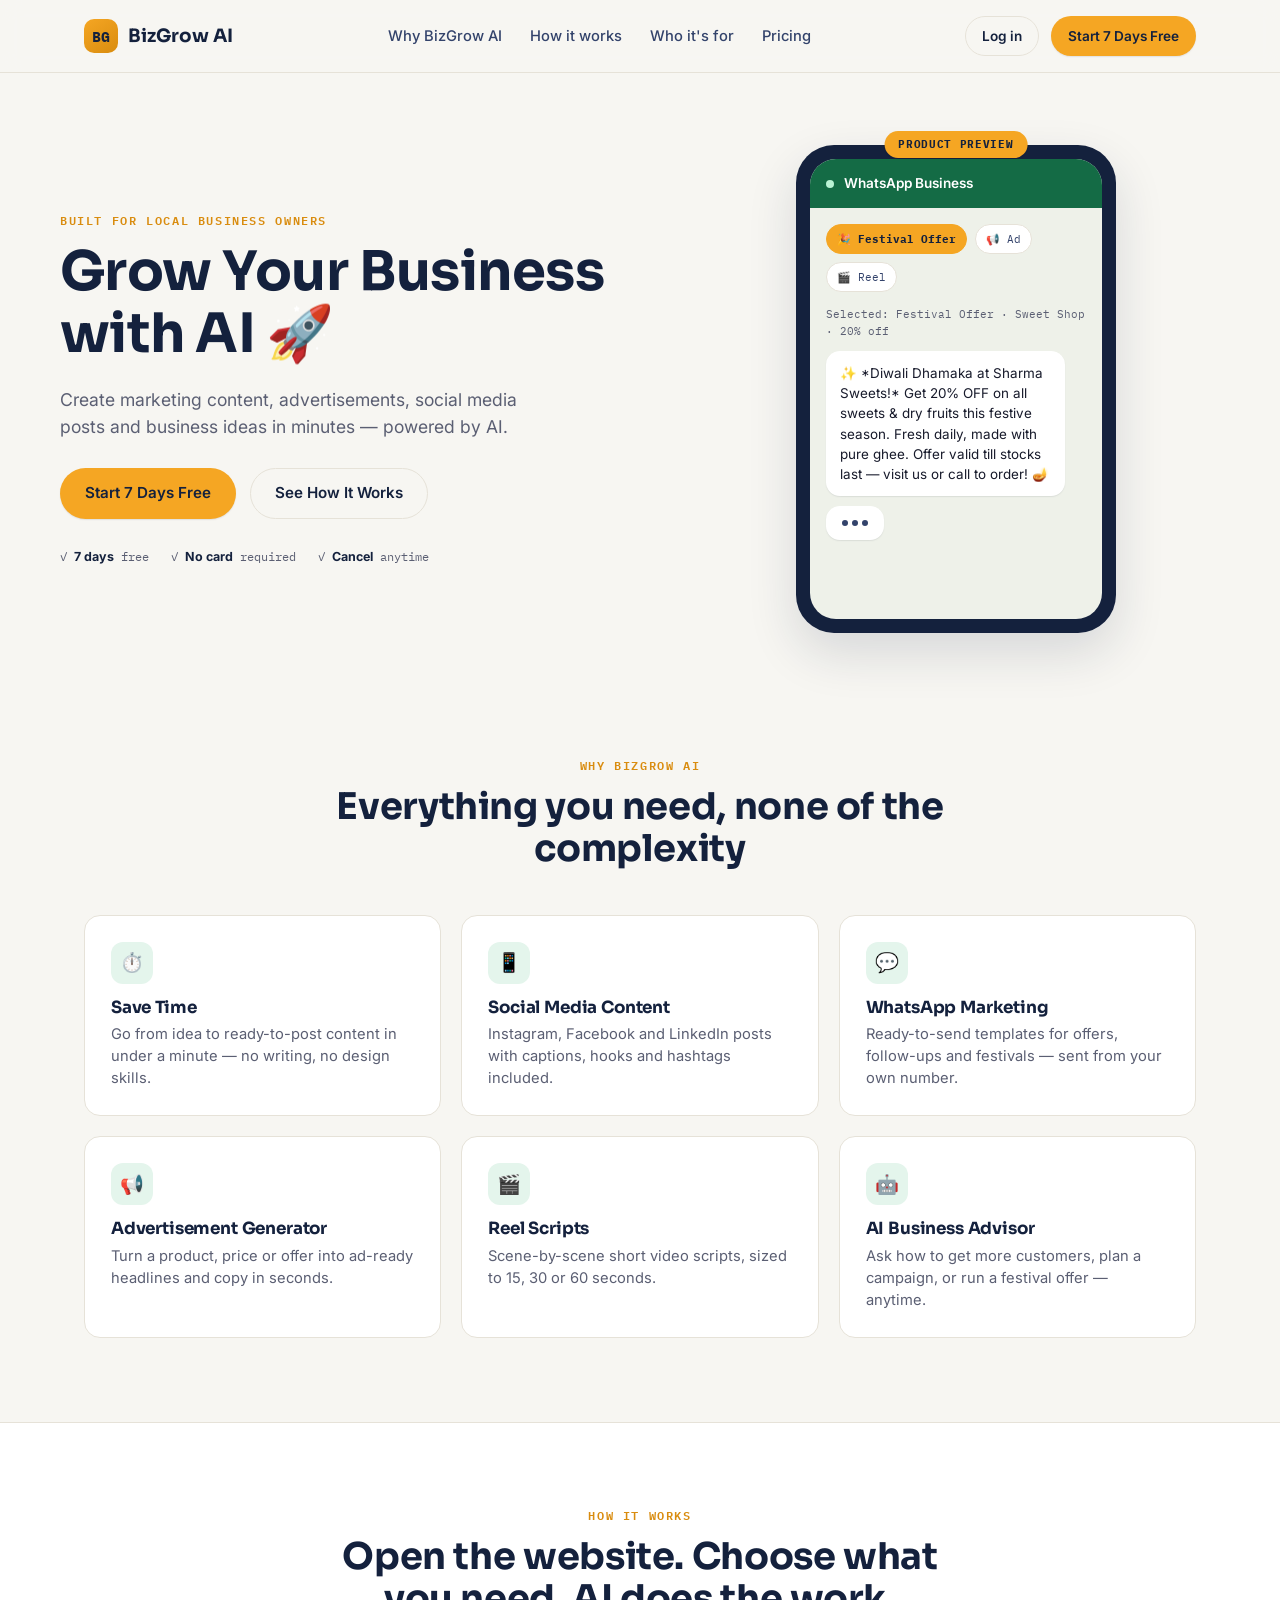
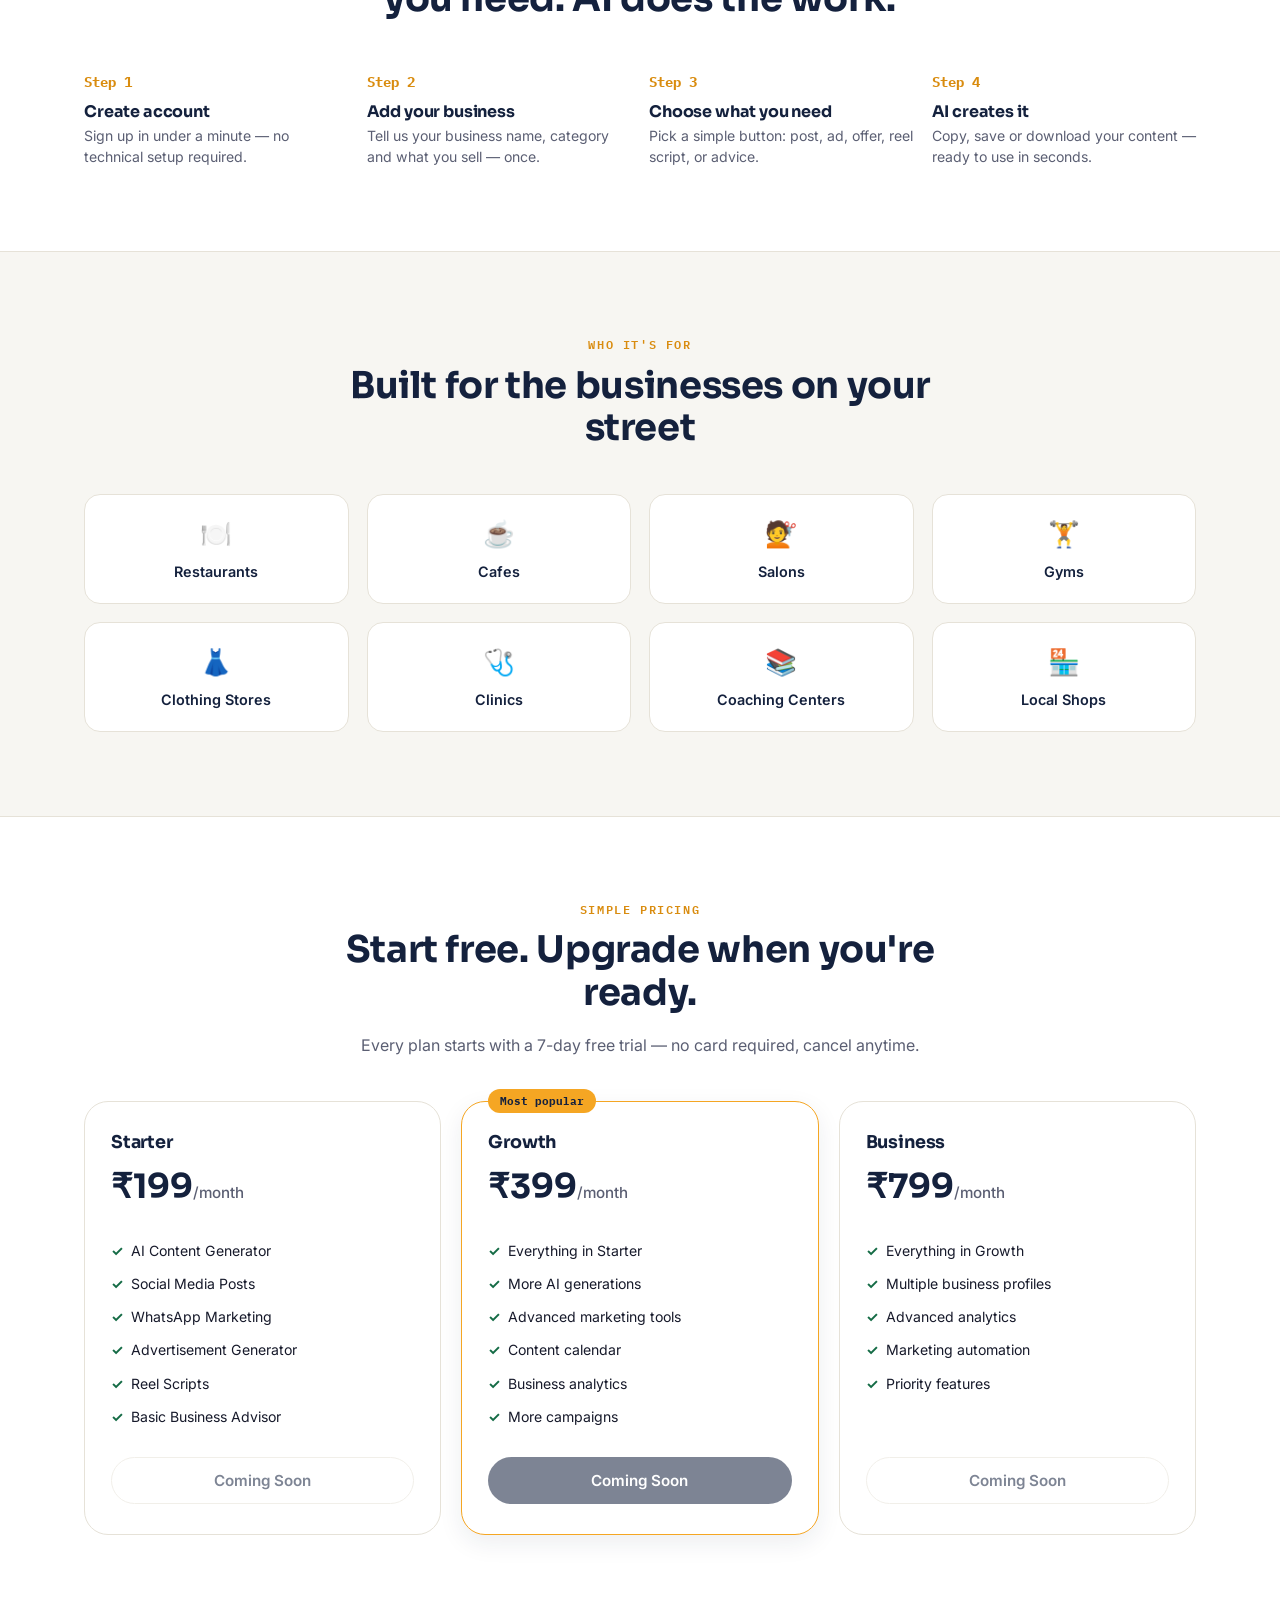
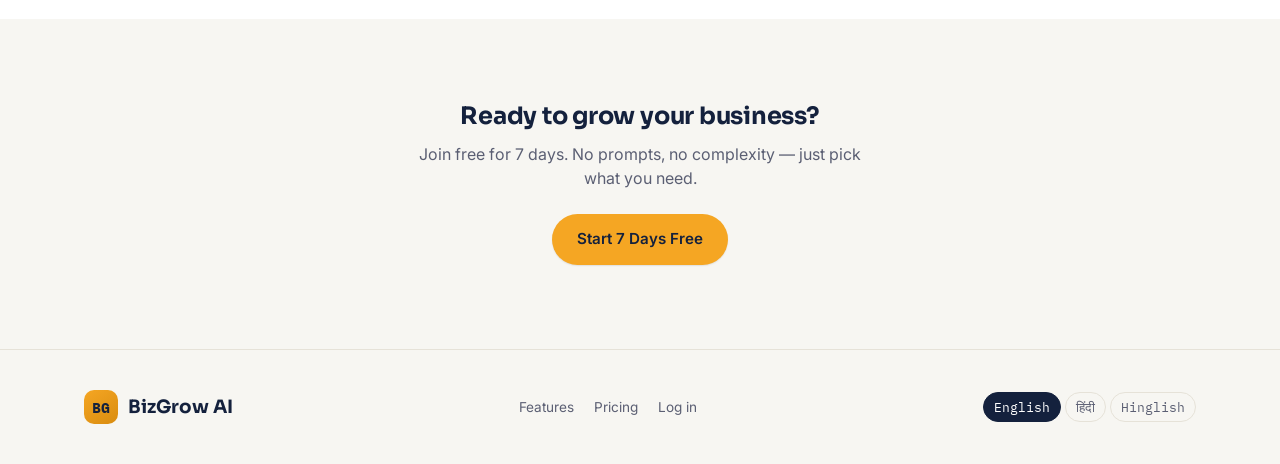
<file: index.html>
<!DOCTYPE html>
<html lang="en">
<head>
<meta charset="UTF-8" />
<meta name="viewport" content="width=device-width, initial-scale=1.0" />
<title>BizGrow AI — Grow Your Business with AI</title>
<meta name="description" content="Create marketing content, advertisements, social posts and business ideas in minutes — powered by AI. Built for restaurants, salons, gyms, shops and local businesses." />
<link rel="preconnect" href="https://fonts.googleapis.com">
<link href="https://fonts.googleapis.com/css2?family=Sora:wght@400;600;700;800&family=Inter:wght@400;500;600;700&family=IBM+Plex+Mono:wght@500;600&display=swap" rel="stylesheet">
<link rel="stylesheet" href="/css/style.css" />
</head>
<body>

<nav class="nav">
  <div class="nav-inner">
    <a href="/index.html" class="brand"><span class="brand-mark">BG</span> BizGrow AI</a>
    <div class="nav-links">
      <a href="#features">Why BizGrow AI</a>
      <a href="#how">How it works</a>
      <a href="#businesses">Who it's for</a>
      <a href="#pricing">Pricing</a>
    </div>
    <div class="nav-cta">
      <a href="/login.html" class="btn btn-ghost btn-sm">Log in</a>
      <a href="/signup.html" class="btn btn-primary btn-sm">Start 7 Days Free</a>
    </div>
    <button class="nav-toggle" id="navToggle" aria-label="Open menu" aria-expanded="false" aria-controls="mobileMenu"><span></span><span></span><span></span></button>
  </div>
  <div class="mobile-menu" id="mobileMenu">
    <a href="#features">Why BizGrow AI</a>
    <a href="#how">How It Works</a>
    <a href="#businesses">Who It's For</a>
    <a href="#pricing">Pricing</a>
    <hr>
    <a href="/login.html" class="btn btn-ghost btn-block">Log in</a>
    <a href="/signup.html" class="btn btn-primary btn-block">Start 7 Days Free</a>
  </div>
</nav>

<header class="hero container">
  <div>
    <p class="eyebrow">Built for local business owners</p>
    <h1>Grow Your Business with AI 🚀</h1>
    <p class="lede">Create marketing content, advertisements, social media posts and business ideas in minutes — powered by AI.</p>
    <div class="hero-actions">
      <a href="/signup.html" class="btn btn-primary">Start 7 Days Free</a>
      <a href="#how" class="btn btn-ghost">See How It Works</a>
    </div>
    <div class="hero-trust">
      <span>✓ <strong>7 days</strong> free</span>
      <span>✓ <strong>No card</strong> required</span>
      <span>✓ <strong>Cancel</strong> anytime</span>
    </div>
  </div>

  <div class="phone-mock" aria-hidden="true">
    <span class="preview-badge">Product preview</span>
    <div class="phone-screen">
      <div class="phone-bar"><span class="dot"></span> WhatsApp Business</div>
      <div class="phone-body">
        <div class="chip-row">
          <span class="tap-chip active">🎉 Festival Offer</span>
          <span class="tap-chip">📢 Ad</span>
          <span class="tap-chip">🎬 Reel</span>
        </div>
        <p class="preview-caption">Selected: Festival Offer · Sweet Shop · 20% off</p>
        <div class="bubble">✨ *Diwali Dhamaka at Sharma Sweets!* Get 20% OFF on all sweets &amp; dry fruits this festive season. Fresh daily, made with pure ghee. Offer valid till stocks last — visit us or call to order! 🪔</div>
        <div class="bubble typing"><span></span><span></span><span></span></div>
      </div>
    </div>
  </div>
</header>

<section class="section" id="features">
  <div class="container">
    <div class="section-head">
      <p class="eyebrow">Why BizGrow AI</p>
      <h2>Everything you need, none of the complexity</h2>
    </div>
    <div class="grid-3">
      <div class="card feature-card">
        <div class="icon">⏱️</div>
        <h3>Save Time</h3>
        <p>Go from idea to ready-to-post content in under a minute — no writing, no design skills.</p>
      </div>
      <div class="card feature-card">
        <div class="icon">📱</div>
        <h3>Social Media Content</h3>
        <p>Instagram, Facebook and LinkedIn posts with captions, hooks and hashtags included.</p>
      </div>
      <div class="card feature-card">
        <div class="icon">💬</div>
        <h3>WhatsApp Marketing</h3>
        <p>Ready-to-send templates for offers, follow-ups and festivals — sent from your own number.</p>
      </div>
      <div class="card feature-card">
        <div class="icon">📢</div>
        <h3>Advertisement Generator</h3>
        <p>Turn a product, price or offer into ad-ready headlines and copy in seconds.</p>
      </div>
      <div class="card feature-card">
        <div class="icon">🎬</div>
        <h3>Reel Scripts</h3>
        <p>Scene-by-scene short video scripts, sized to 15, 30 or 60 seconds.</p>
      </div>
      <div class="card feature-card">
        <div class="icon">🤖</div>
        <h3>AI Business Advisor</h3>
        <p>Ask how to get more customers, plan a campaign, or run a festival offer — anytime.</p>
      </div>
    </div>
  </div>
</section>

<section class="section" id="how" style="background:var(--paper-2); border-top:1px solid var(--line); border-bottom:1px solid var(--line);">
  <div class="container">
    <div class="section-head">
      <p class="eyebrow">How it works</p>
      <h2>Open the website. Choose what you need. AI does the work.</h2>
    </div>
    <div class="steps">
      <div class="step-card">
        <div class="step-num">Step 1</div>
        <h3>Create account</h3>
        <p>Sign up in under a minute — no technical setup required.</p>
      </div>
      <div class="step-card">
        <div class="step-num">Step 2</div>
        <h3>Add your business</h3>
        <p>Tell us your business name, category and what you sell — once.</p>
      </div>
      <div class="step-card">
        <div class="step-num">Step 3</div>
        <h3>Choose what you need</h3>
        <p>Pick a simple button: post, ad, offer, reel script, or advice.</p>
      </div>
      <div class="step-card">
        <div class="step-num">Step 4</div>
        <h3>AI creates it</h3>
        <p>Copy, save or download your content — ready to use in seconds.</p>
      </div>
    </div>
  </div>
</section>

<section class="section" id="businesses">
  <div class="container">
    <div class="section-head">
      <p class="eyebrow">Who it's for</p>
      <h2>Built for the businesses on your street</h2>
    </div>
    <div class="grid-4">
      <div class="biz-card"><span class="emoji">🍽️</span> Restaurants</div>
      <div class="biz-card"><span class="emoji">☕</span> Cafes</div>
      <div class="biz-card"><span class="emoji">💇</span> Salons</div>
      <div class="biz-card"><span class="emoji">🏋️</span> Gyms</div>
      <div class="biz-card"><span class="emoji">👗</span> Clothing Stores</div>
      <div class="biz-card"><span class="emoji">🩺</span> Clinics</div>
      <div class="biz-card"><span class="emoji">📚</span> Coaching Centers</div>
      <div class="biz-card"><span class="emoji">🏪</span> Local Shops</div>
    </div>
  </div>
</section>

<section class="section" id="pricing" style="background:var(--paper-2); border-top:1px solid var(--line);">
  <div class="container">
    <div class="section-head">
      <p class="eyebrow">Simple pricing</p>
      <h2>Start free. Upgrade when you're ready.</h2>
      <p>Every plan starts with a 7-day free trial — no card required, cancel anytime.</p>
    </div>
    <div class="pricing-grid">
      <div class="price-card">
        <h3>Starter</h3>
        <div class="price-amt">₹199<span>/month</span></div>
        <ul class="price-list">
          <li>AI Content Generator</li>
          <li>Social Media Posts</li>
          <li>WhatsApp Marketing</li>
          <li>Advertisement Generator</li>
          <li>Reel Scripts</li>
          <li>Basic Business Advisor</li>
        </ul>
        <button class="btn btn-ghost btn-block" disabled>Coming Soon</button>
      </div>
      <div class="price-card featured">
        <h3>Growth</h3>
        <div class="price-amt">₹399<span>/month</span></div>
        <ul class="price-list">
          <li>Everything in Starter</li>
          <li>More AI generations</li>
          <li>Advanced marketing tools</li>
          <li>Content calendar</li>
          <li>Business analytics</li>
          <li>More campaigns</li>
        </ul>
        <button class="btn btn-dark btn-block" disabled>Coming Soon</button>
      </div>
      <div class="price-card">
        <h3>Business</h3>
        <div class="price-amt">₹799<span>/month</span></div>
        <ul class="price-list">
          <li>Everything in Growth</li>
          <li>Multiple business profiles</li>
          <li>Advanced analytics</li>
          <li>Marketing automation</li>
          <li>Priority features</li>
        </ul>
        <button class="btn btn-ghost btn-block" disabled>Coming Soon</button>
      </div>
    </div>
  </div>
</section>

<section class="section">
  <div class="container" style="text-align:center;">
    <h2>Ready to grow your business?</h2>
    <p style="max-width:46ch; margin:0 auto 24px;">Join free for 7 days. No prompts, no complexity — just pick what you need.</p>
    <a href="/signup.html" class="btn btn-primary">Start 7 Days Free</a>
  </div>
</section>

<footer class="footer">
  <div class="container footer-inner">
    <div class="brand"><span class="brand-mark">BG</span> BizGrow AI</div>
    <div class="footer-links">
      <a href="#features">Features</a>
      <a href="#pricing">Pricing</a>
      <a href="/login.html">Log in</a>
    </div>
    <div class="lang-switch">
      <button class="active">English</button>
      <button>हिंदी</button>
      <button>Hinglish</button>
    </div>
  </div>
</footer>

<script src="/js/nav.js" defer></script>
</body>
</html>
</file>
<file: css/style.css>
/* =========================================================
   BizGrow AI — Design tokens & shared styles
   Palette: deep indigo ink + marigold (offer/festival energy)
   + growth green, on a warm neutral paper background.
   Type: Sora (display) / Inter (body) / IBM Plex Mono (data)
   ========================================================= */

:root {
  --ink: #14213d;
  --ink-2: #1c2c4f;
  --ink-soft: #33436b;
  --paper: #f7f6f2;
  --paper-2: #ffffff;
  --text: #171a2b;
  --text-muted: #5b5f73;
  --line: #e6e2d8;
  --line-soft: #efece3;

  --marigold: #f5a623;
  --marigold-dark: #d98c0f;
  --marigold-tint: #fdf1dc;

  --growth: #1c8c5a;
  --growth-dark: #146b45;
  --growth-tint: #e4f5ec;

  --danger: #cf4a4a;
  --danger-tint: #fbe9e9;

  --radius-sm: 10px;
  --radius-md: 16px;
  --radius-lg: 24px;

  --shadow-sm: 0 1px 2px rgba(20, 33, 61, 0.06), 0 1px 1px rgba(20, 33, 61, 0.04);
  --shadow-md: 0 8px 24px rgba(20, 33, 61, 0.08);
  --shadow-lg: 0 20px 50px rgba(20, 33, 61, 0.14);

  --font-display: "Sora", "Segoe UI", sans-serif;
  --font-body: "Inter", "Segoe UI", sans-serif;
  --font-mono: "IBM Plex Mono", ui-monospace, monospace;
}

* { box-sizing: border-box; }
html { scroll-behavior: smooth; }

body {
  margin: 0;
  font-family: var(--font-body);
  color: var(--text);
  background: var(--paper);
  -webkit-font-smoothing: antialiased;
  line-height: 1.5;
  overflow-x: hidden;
}

img { max-width: 100%; display: block; }
a { color: inherit; text-decoration: none; }
button { font-family: inherit; cursor: pointer; }

h1, h2, h3, h4 {
  font-family: var(--font-display);
  color: var(--ink);
  margin: 0 0 0.5em;
  line-height: 1.15;
  letter-spacing: -0.01em;
}

.eyebrow {
  font-family: var(--font-mono);
  font-size: 0.72rem;
  letter-spacing: 0.14em;
  text-transform: uppercase;
  color: var(--marigold-dark);
  font-weight: 600;
}

p { margin: 0 0 1em; color: var(--text-muted); }

.container {
  max-width: 1160px;
  margin: 0 auto;
  padding: 0 24px;
}

:focus-visible {
  outline: 2.5px solid var(--marigold-dark);
  outline-offset: 2px;
}

@media (prefers-reduced-motion: reduce) {
  * { animation-duration: 0.01ms !important; animation-iteration-count: 1 !important; transition-duration: 0.01ms !important; scroll-behavior: auto !important; }
}

/* ---------- Buttons ---------- */
.btn {
  display: inline-flex;
  align-items: center;
  justify-content: center;
  gap: 8px;
  padding: 13px 24px;
  border-radius: 999px;
  border: 1.5px solid transparent;
  font-weight: 600;
  font-size: 0.95rem;
  transition: transform 0.15s ease, box-shadow 0.15s ease, background 0.15s ease, border-color .15s ease;
  white-space: nowrap;
}
.btn:active { transform: translateY(1px); }
.btn-primary {
  background: var(--marigold);
  color: var(--ink);
  box-shadow: var(--shadow-sm);
}
.btn-primary:hover { background: var(--marigold-dark); box-shadow: var(--shadow-md); }
.btn-dark {
  background: var(--ink);
  color: #fff;
}
.btn-dark:hover { background: var(--ink-2); box-shadow: var(--shadow-md); }
.btn-ghost {
  background: transparent;
  border-color: var(--line);
  color: var(--ink);
}
.btn-ghost:hover { border-color: var(--ink-soft); background: var(--paper-2); }
.btn-block { width: 100%; }
.btn-sm { padding: 9px 16px; font-size: 0.85rem; }
.btn:disabled { opacity: 0.55; cursor: not-allowed; transform: none; }

/* ---------- Nav ---------- */
.nav {
  position: sticky;
  top: 0;
  z-index: 50;
  background: rgba(247, 246, 242, 0.85);
  backdrop-filter: blur(10px);
  border-bottom: 1px solid var(--line);
}
.nav-inner {
  display: flex;
  align-items: center;
  justify-content: space-between;
  padding: 16px 24px;
  max-width: 1160px;
  margin: 0 auto;
}
.brand {
  display: flex;
  align-items: center;
  gap: 10px;
  font-family: var(--font-display);
  font-weight: 700;
  font-size: 1.15rem;
  color: var(--ink);
}
.brand-mark {
  width: 34px; height: 34px;
  border-radius: 10px;
  background: linear-gradient(145deg, var(--marigold), var(--marigold-dark));
  display: flex; align-items: center; justify-content: center;
  color: var(--ink);
  font-weight: 800;
  font-family: var(--font-mono);
  font-size: 0.95rem;
}
.nav-links {
  display: flex;
  align-items: center;
  gap: 28px;
  font-size: 0.92rem;
  font-weight: 500;
  color: var(--ink-soft);
}
.nav-links a:hover { color: var(--ink); }
.nav-cta { display: flex; align-items: center; gap: 12px; }
.nav-toggle { display: none; background: none; border: none; padding: 6px; }
.nav-toggle span { display: block; width: 22px; height: 2px; background: var(--ink); margin: 5px 0; border-radius: 2px; }

@media (max-width: 860px) {
  .nav-links { display: none; }
  .nav-cta { display: none; }
  .nav-toggle { display: block; }
}

/* Mobile hamburger → animated X */
.nav-toggle span { transition: transform 0.2s ease, opacity 0.2s ease; }
.nav-toggle.open span:nth-child(1) { transform: translateY(7px) rotate(45deg); }
.nav-toggle.open span:nth-child(2) { opacity: 0; }
.nav-toggle.open span:nth-child(3) { transform: translateY(-7px) rotate(-45deg); }

.mobile-menu {
  display: none;
  flex-direction: column;
  gap: 4px;
  padding: 10px 24px 20px;
  border-bottom: 1px solid var(--line);
  background: var(--paper);
}
.mobile-menu.open { display: flex; }
.mobile-menu a:not(.btn) {
  padding: 12px 4px;
  font-size: 0.95rem;
  font-weight: 500;
  color: var(--ink-soft);
  border-bottom: 1px solid var(--line-soft);
}
.mobile-menu hr { border: none; border-top: 1px solid var(--line); margin: 10px 0; }
.mobile-menu .btn { margin-top: 8px; }
@media (min-width: 861px) {
  .mobile-menu { display: none !important; }
}

/* ---------- Hero ---------- */
.hero {
  padding: 72px 0 40px;
  display: grid;
  grid-template-columns: 1.05fr 0.95fr;
  gap: 48px;
  align-items: center;
}
@media (max-width: 900px) {
  .hero { grid-template-columns: 1fr; padding-top: 44px; }
}
.hero h1 {
  font-size: clamp(2.1rem, 4.4vw, 3.4rem);
  margin-bottom: 0.4em;
}
.hero .lede {
  font-size: 1.1rem;
  max-width: 46ch;
  margin-bottom: 1.6em;
}
.hero-actions { display: flex; gap: 14px; flex-wrap: wrap; margin-bottom: 28px; }
.hero-trust {
  display: flex; gap: 22px; flex-wrap: wrap;
  font-family: var(--font-mono);
  font-size: 0.78rem;
  color: var(--text-muted);
}
.hero-trust strong { color: var(--ink); font-family: var(--font-body); }

/* ---- Signature visual: phone thread turning a tap into a WhatsApp offer ---- */
.phone-mock {
  position: relative;
  width: min(320px, 90%);
  margin: 0 auto;
  background: var(--ink);
  border-radius: 38px;
  padding: 14px;
  box-shadow: var(--shadow-lg);
}
.preview-badge {
  position: absolute;
  top: -14px;
  left: 50%;
  transform: translateX(-50%);
  background: var(--marigold);
  color: var(--ink);
  font-family: var(--font-mono);
  font-size: 0.68rem;
  font-weight: 700;
  text-transform: uppercase;
  letter-spacing: 0.06em;
  padding: 5px 14px;
  border-radius: 999px;
  box-shadow: var(--shadow-sm);
  white-space: nowrap;
}
.preview-caption {
  font-family: var(--font-mono);
  font-size: 0.68rem;
  color: var(--text-muted);
  margin: 0 0 2px;
}
.phone-screen {
  background: #eef1e9;
  border-radius: 26px;
  overflow: hidden;
  min-height: 460px;
  display: flex;
  flex-direction: column;
}
.phone-bar {
  background: var(--growth-dark);
  color: #fff;
  padding: 14px 16px;
  font-size: 0.85rem;
  font-weight: 600;
  display: flex; align-items: center; gap: 10px;
}
.phone-bar .dot { width: 8px; height: 8px; border-radius: 50%; background: #b9f2d4; }
.phone-body { flex: 1; padding: 16px; display: flex; flex-direction: column; gap: 10px; }
.chip-row { display: flex; gap: 8px; flex-wrap: wrap; margin-bottom: 4px; }
.tap-chip {
  font-family: var(--font-mono);
  font-size: 0.68rem;
  background: #fff;
  border: 1px solid var(--line);
  border-radius: 999px;
  padding: 6px 10px;
  color: var(--ink-soft);
}
.tap-chip.active { background: var(--marigold); border-color: var(--marigold); color: var(--ink); font-weight: 700; }
.bubble {
  background: #fff;
  border-radius: 14px;
  padding: 12px 14px;
  font-size: 0.84rem;
  color: var(--text);
  align-self: flex-start;
  max-width: 92%;
  box-shadow: var(--shadow-sm);
  opacity: 0;
  transform: translateY(6px);
  animation: bubble-in 0.5s ease forwards;
}
.bubble.mine { align-self: flex-end; background: var(--growth-tint); }
.bubble.typing { display: flex; gap: 4px; padding: 14px 16px; }
.bubble.typing span { width: 6px; height: 6px; border-radius: 50%; background: var(--ink-soft); animation: blink 1s infinite ease-in-out; }
.bubble.typing span:nth-child(2) { animation-delay: 0.15s; }
.bubble.typing span:nth-child(3) { animation-delay: 0.3s; }
@keyframes blink { 0%, 80%, 100% { opacity: 0.25; } 40% { opacity: 1; } }
@keyframes bubble-in { to { opacity: 1; transform: translateY(0); } }
.bubble:nth-of-type(1) { animation-delay: 0.1s; }
.bubble:nth-of-type(2) { animation-delay: 0.6s; }
.bubble:nth-of-type(3) { animation-delay: 1.3s; }

/* ---------- Sections ---------- */
.section { padding: 84px 0; }
.section-head { max-width: 640px; margin: 0 auto 44px; text-align: center; }
.section-head h2 { font-size: clamp(1.7rem, 3vw, 2.3rem); }

.grid-3 { display: grid; grid-template-columns: repeat(3, 1fr); gap: 20px; }
.grid-4 { display: grid; grid-template-columns: repeat(4, 1fr); gap: 18px; }
@media (max-width: 900px) { .grid-3 { grid-template-columns: 1fr 1fr; } .grid-4 { grid-template-columns: 1fr 1fr; } }
@media (max-width: 560px) { .grid-3, .grid-4 { grid-template-columns: 1fr; } }

.card {
  background: var(--paper-2);
  border: 1px solid var(--line);
  border-radius: var(--radius-md);
  padding: 26px;
}
.feature-card .icon {
  width: 42px; height: 42px;
  border-radius: 12px;
  background: var(--growth-tint);
  color: var(--growth-dark);
  display: flex; align-items: center; justify-content: center;
  font-size: 1.2rem;
  margin-bottom: 14px;
}
.feature-card h3 { font-size: 1.05rem; margin-bottom: 6px; }
.feature-card p { margin: 0; font-size: 0.92rem; }

.steps { display: grid; grid-template-columns: repeat(4, 1fr); gap: 18px; counter-reset: step; }
@media (max-width: 900px) { .steps { grid-template-columns: 1fr 1fr; } }
@media (max-width: 560px) { .steps { grid-template-columns: 1fr; } }
.step-card { position: relative; padding-top: 8px; }
.step-num {
  font-family: var(--font-mono);
  color: var(--marigold-dark);
  font-weight: 700;
  font-size: 0.85rem;
  margin-bottom: 10px;
}
.step-card h3 { font-size: 1rem; margin-bottom: 4px; }
.step-card p { font-size: 0.88rem; margin: 0; }

.biz-card {
  border-radius: var(--radius-md);
  border: 1px solid var(--line);
  background: var(--paper-2);
  padding: 20px;
  text-align: center;
  font-weight: 600;
  font-size: 0.9rem;
  color: var(--ink);
}
.biz-card .emoji { font-size: 1.6rem; display: block; margin-bottom: 8px; }

/* ---------- Pricing ---------- */
.pricing-grid { display: grid; grid-template-columns: repeat(3, 1fr); gap: 20px; align-items: stretch; }
@media (max-width: 900px) { .pricing-grid { grid-template-columns: 1fr; } }
.price-card {
  background: var(--paper-2);
  border: 1.5px solid var(--line);
  border-radius: var(--radius-lg);
  padding: 30px 26px;
  display: flex;
  flex-direction: column;
}
.price-card.featured {
  border-color: var(--marigold);
  box-shadow: var(--shadow-md);
  position: relative;
}
.price-card.featured::before {
  content: "Most popular";
  position: absolute; top: -13px; left: 26px;
  background: var(--marigold);
  color: var(--ink);
  font-size: 0.7rem;
  font-weight: 700;
  padding: 4px 12px;
  border-radius: 999px;
  font-family: var(--font-mono);
}
.price-card h3 { font-size: 1.1rem; margin-bottom: 2px; }
.price-amt { font-family: var(--font-display); font-size: 2.1rem; font-weight: 700; color: var(--ink); margin: 8px 0 4px; }
.price-amt span { font-family: var(--font-body); font-size: 0.95rem; font-weight: 500; color: var(--text-muted); }
.price-list { list-style: none; padding: 0; margin: 18px 0 24px; flex: 1; }
.price-list li { display: flex; gap: 8px; padding: 6px 0; font-size: 0.88rem; color: var(--text); }
.price-list li::before { content: "✓"; color: var(--growth-dark); font-weight: 700; }

/* ---------- Footer ---------- */
.footer { border-top: 1px solid var(--line); padding: 40px 0; }
.footer-inner { display: flex; justify-content: space-between; align-items: center; flex-wrap: wrap; gap: 16px; }
.footer-links { display: flex; gap: 20px; font-size: 0.85rem; color: var(--text-muted); }
.lang-switch { display: flex; gap: 4px; font-size: 0.8rem; font-family: var(--font-mono); }
.lang-switch button { background: none; border: 1px solid var(--line); border-radius: 999px; padding: 5px 10px; color: var(--text-muted); }
.lang-switch button.active { background: var(--ink); color: #fff; border-color: var(--ink); }

/* ---------- Auth pages ---------- */
.auth-wrap {
  min-height: 100vh;
  display: grid;
  grid-template-columns: 1fr 1fr;
}
@media (max-width: 860px) { .auth-wrap { grid-template-columns: 1fr; } .auth-visual { display: none; } }
.auth-visual {
  background: var(--ink);
  color: #fff;
  padding: 48px;
  display: flex;
  flex-direction: column;
  justify-content: space-between;
}
.auth-visual .quote { font-family: var(--font-display); font-size: 1.5rem; max-width: 30ch; margin-top: 40px; }
.auth-visual .quote-by { font-family: var(--font-mono); font-size: 0.8rem; color: #cbd3e6; margin-top: 14px; }
.auth-form-side {
  display: flex;
  align-items: center;
  justify-content: center;
  padding: 40px 24px;
}
.auth-box { width: 100%; max-width: 400px; }
.auth-box h1 { font-size: 1.7rem; }
.auth-box .sub { margin-bottom: 28px; }

.field { margin-bottom: 16px; }
.field label {
  display: block;
  font-size: 0.82rem;
  font-weight: 600;
  color: var(--ink);
  margin-bottom: 6px;
}
.field input, .field select, .field textarea {
  width: 100%;
  padding: 12px 14px;
  border: 1.5px solid var(--line);
  border-radius: var(--radius-sm);
  font-family: inherit;
  font-size: 0.94rem;
  background: var(--paper-2);
  color: var(--text);
  transition: border-color 0.15s ease;
}
.field input:focus, .field select:focus, .field textarea:focus {
  border-color: var(--marigold-dark);
  outline: none;
}
.field .hint { font-size: 0.76rem; color: var(--text-muted); margin-top: 4px; }
.field-error input { border-color: var(--danger); }
.field-error .err-msg { color: var(--danger); font-size: 0.78rem; margin-top: 4px; display: block; }

.form-msg {
  padding: 12px 14px;
  border-radius: var(--radius-sm);
  font-size: 0.86rem;
  margin-bottom: 16px;
  display: none;
}
.form-msg.show { display: block; }
.form-msg.success { background: var(--growth-tint); color: var(--growth-dark); }
.form-msg.error { background: var(--danger-tint); color: var(--danger); }

.auth-alt { margin-top: 20px; font-size: 0.88rem; text-align: center; color: var(--text-muted); }
.auth-alt a { color: var(--marigold-dark); font-weight: 600; }
.auth-links-row { display: flex; justify-content: space-between; font-size: 0.82rem; margin-top: -6px; margin-bottom: 18px; }
.auth-links-row a { color: var(--ink-soft); }

/* ---------- Toast ---------- */
.toast-stack { position: fixed; bottom: 20px; right: 20px; z-index: 999; display: flex; flex-direction: column; gap: 10px; }
.toast {
  background: var(--ink);
  color: #fff;
  padding: 12px 18px;
  border-radius: var(--radius-sm);
  font-size: 0.86rem;
  box-shadow: var(--shadow-md);
  animation: toast-in 0.25s ease;
  max-width: 320px;
}
.toast.error { background: var(--danger); }
.toast.success { background: var(--growth-dark); }
@keyframes toast-in { from { opacity: 0; transform: translateY(8px); } to { opacity: 1; transform: translateY(0); } }
</file>
